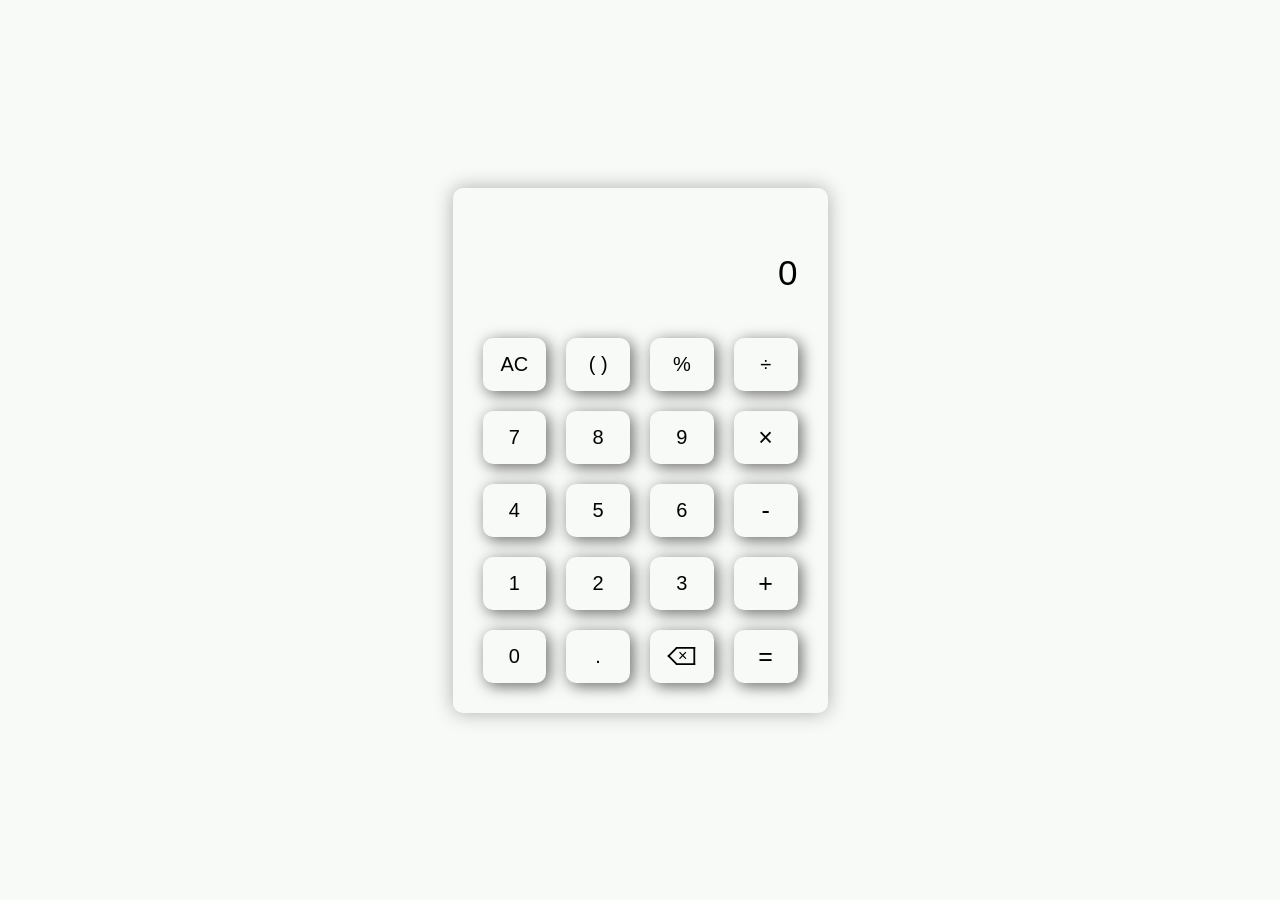
<file: index.html>
<!DOCTYPE html>
<html lang="en">

<head>
    <meta charset="UTF-8">
    <meta name="viewport" content="width=device-width, initial-scale=1.0">
    <title>Calculator</title>
    <link rel="stylesheet" href = "style.css">
</head>

<body>
    <div class="calculator">
        <div class="display">
            <input type="text" class="display-input" placeholder="0">
            <input type="text" class="display-result">

        </div>

        <div class="buttons">
            <button class="operator">AC</button>
            <button class="operator">( )</button>
            <button class="operator">%</button>
            <button class="operator">&divide;</button>
            <button>7</button>
            <button>8</button>
            <button>9</button>
            <button class="operator"><span>&times;</span></button>
            <button>4</button>
            <button>5</button>
            <button>6</button>
            <button class="operator"><span>-</span></button>
            <button>1</button>
            <button>2</button>
            <button>3</button>
            <button class="operator"><span>+</span></button>
            <button>0</button>
            <button>.</button>
            <button class="operator backspace"><span></span></button>
            <button class="operator"><span>=</span></button>
        </div>

    
    </div>


    <script src="script.js"></script>
</body>

</html>
</file>
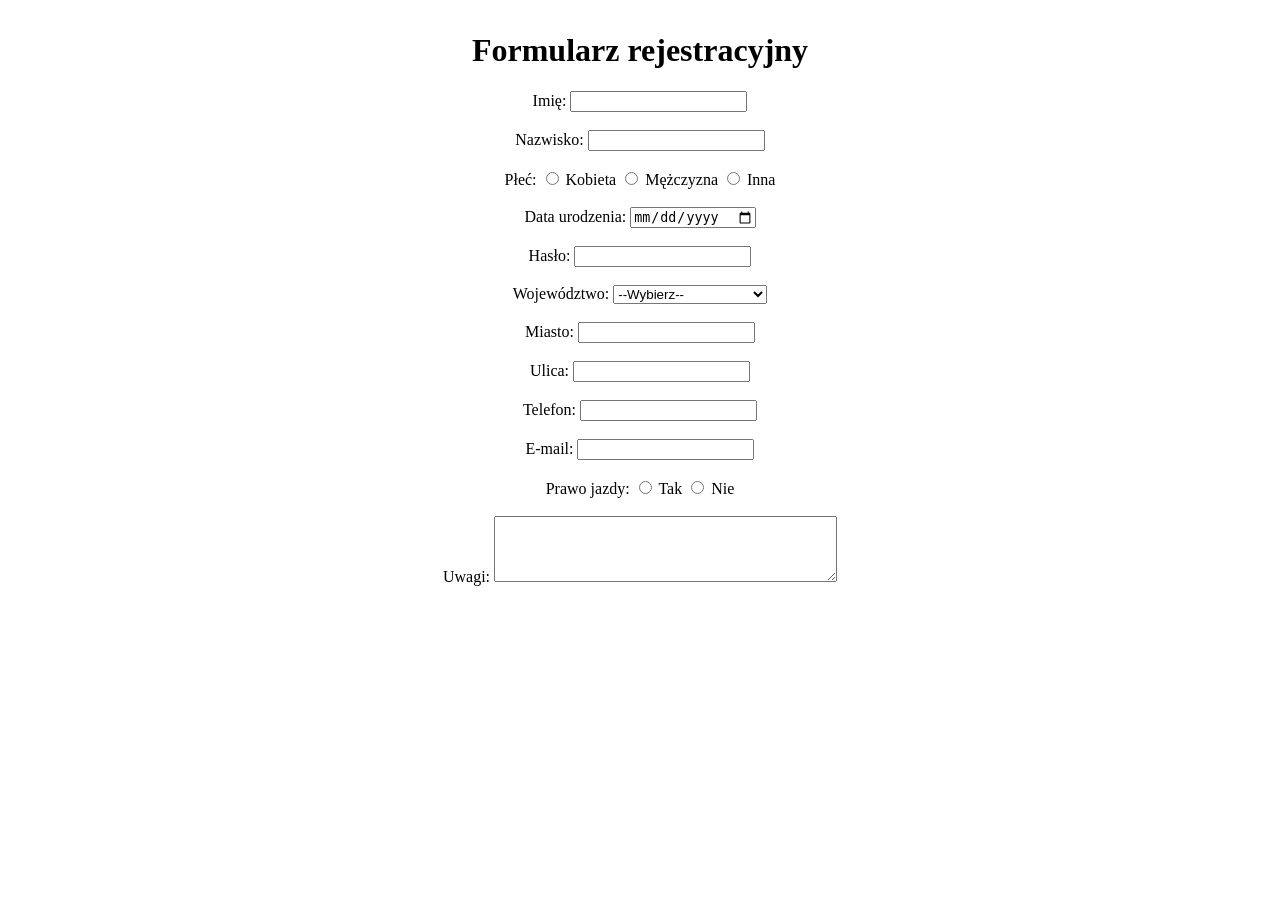
<file: formularz.html>
<!DOCTYPE html>
<html lang = "pl">
<head>
	<meta charset = "UTF-8">
	<title>formularz</title>
</head>
<body>
	<table width = "100%" height = "100%">
		<tr>
			<td align = "center" valign = "middle">
				<h1>Formularz rejestracyjny</h1>
				<form action = "#" method = "post">
					<label>Imię: 
						<input type = "text" name = "imie" minlength = "2" pattern="[A-Za-zżźćńółęąśŻŹĆĄŚĘŁÓŃ\s]+" title="Tylko litery i spacje">
					</label><br><br>
		
					<label>Nazwisko: 
						<input type = "text" name = "nazwisko" minlength = "2" pattern="[A-Za-zżźćńółęąśŻŹĆĄŚĘŁÓŃ\s]+" title="Tylko litery i spacje">
					</label><br><br>
		
					<label>Płeć: 
						<input type = "radio" name = "plec" value = "kobieta"> Kobieta
						<input type = "radio" name = "plec" value = "kobieta"> Mężczyzna
						<input type = "radio" name = "plec" value = "kobieta"> Inna
					</label><br><br>
		
					<label>Data urodzenia: 
						<input type = "date" name = "data_urodzenia">
					</label><br><br>
		
					<label>Hasło: 
						<input type = "password" name = "haslo" minlength = "2">
					</label><br><br>
		
					<label>Województwo: 
						<select name = "wojewodztwo">
							<option value = "">--Wybierz--</option>
							<option value = "mazowieckie">Mazowieckie</option>
							<option value = "dolnoslaskie">Dolnośląskie</option>
							<option value = "kujawsko-pomorskie">Kujawsko-pomorskie</option>
							<option value = "lubelskie">Lubelskie</option>
							<option value = "lubuskie">Lubuskie</option>
							<option value = "łódzkie">Łódzkie</option>
							<option value = "małopolskie">Małopolskie</option>
							<option value = "opolskie">Opolskie</option>
							<option value = "podkarpackie">Podkarpackie</option>
							<option value = "podlaskie">Podlaskie</option>
							<option value = "pomorskie">Pomorskie</option>
							<option value = "śląskie">Śląskie</option>
							<option value = "świętokrzyskie">Świętokrzyskie</option>
							<option value = "warminsko-mazurskie">Warmińsko-mazurskie</option>
							<option value = "wielkopolskie">Wielkopolskie</option>
							<option value = "zachodniopomorskie">Zachodniopomorskie</option>
						</select>
					</label><br><br>
		
					<label>Miasto: 
						<input type = "text" name = "miasto" minlength = "2" pattern="[A-Za-zżźćńółęąśŻŹĆĄŚĘŁÓŃ\s]+" title="Tylko litery i spacje">
					</label><br><br>
					
					<label>Ulica: 
						<input type = "text" name = "ulica" minlength = "2" pattern="[A-Za-zżźćńółęąśŻŹĆĄŚĘŁÓŃ\s]+" title="Tylko litery i spacje">
					</label><br><br>
		
					<label>Telefon: 
						<input type = "tel" name = "telefon">
					</label><br><br>
					
					<label>E-mail: 
						<input type = "email" name = "email">
					</label><br><br>
					
					<label>Prawo jazdy: 
						<input type="radio" name="prawo_jazdy" value="tak"> Tak
			            <input type="radio" name="prawo_jazdy" value="nie"> Nie
					</label><br><br>
					
					<label>Uwagi: 
						<textarea name="uwagi" rows="4" cols="40" maxlength = "200"></textarea>
					</label><br><br>
				</form>
			</td>
		</tr>
	</table>
	
</body>

</html>
</file>
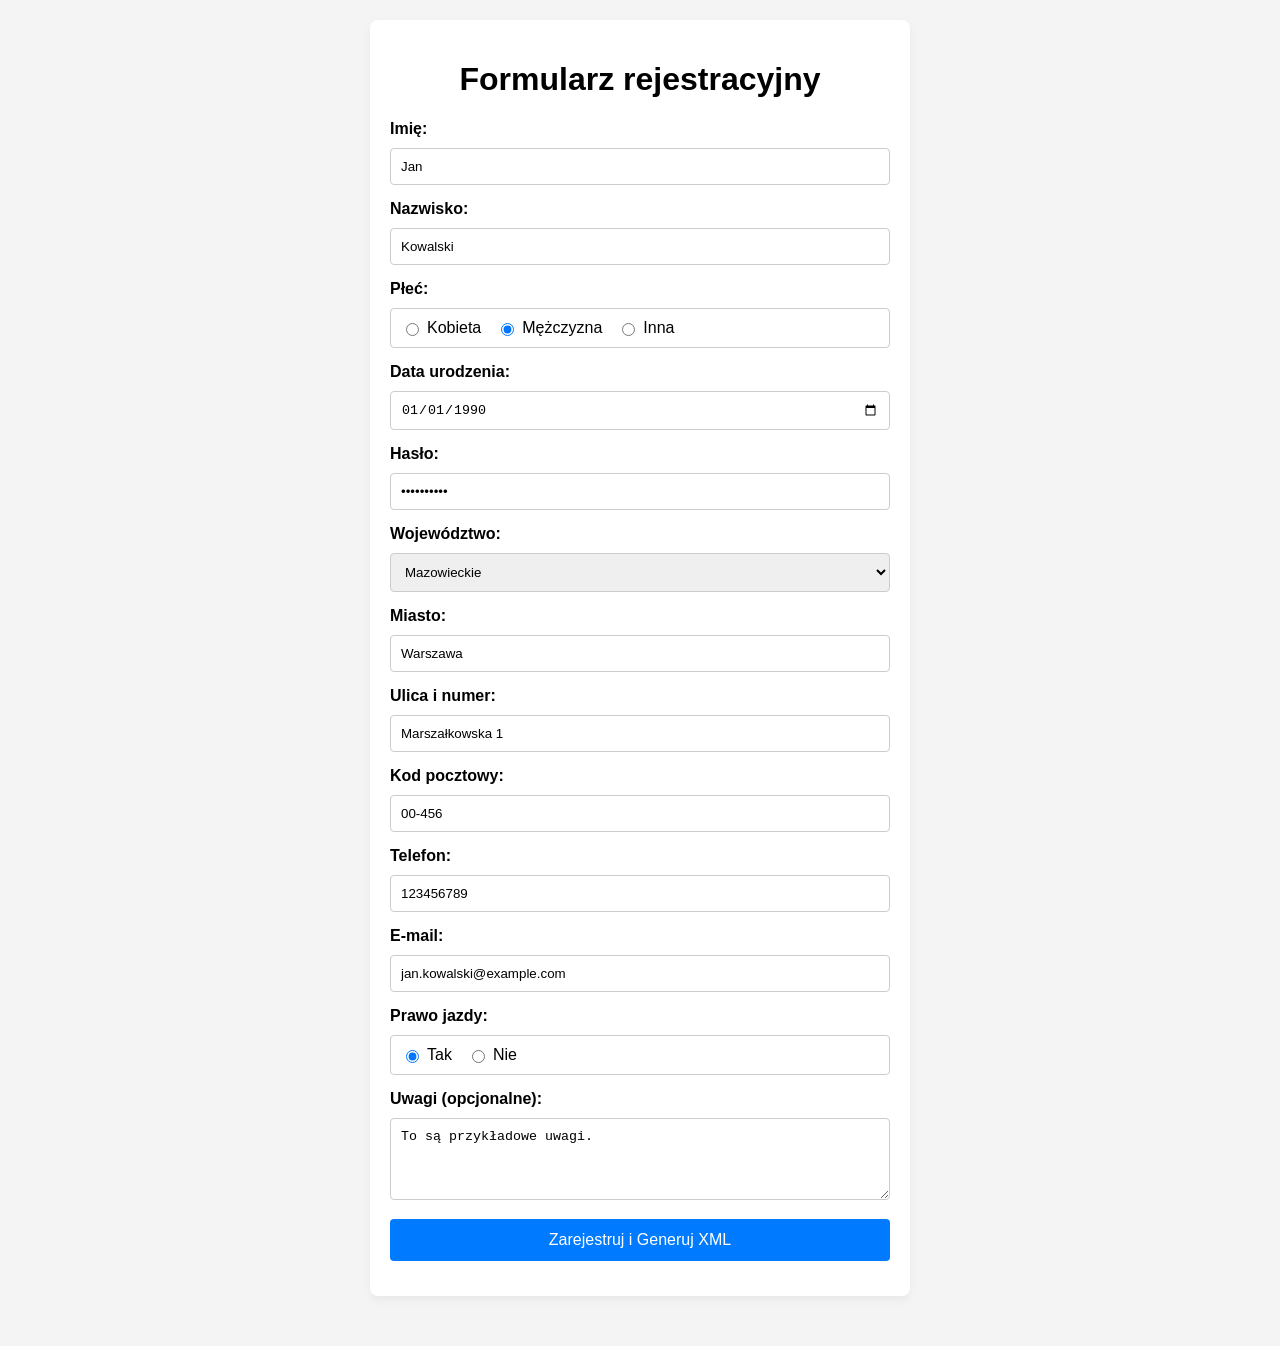
<file: formularz_z_walidacja.html>
<!DOCTYPE html>
<html lang="pl">
<head>
  <meta charset="UTF-8">
  <title>Formularz z Walidacją i Generatorem XML</title>
  
  <link rel="stylesheet" href="styl.css">
</head>
<body>

  <div class="formularz">
    <h1>Formularz rejestracyjny</h1>
    
    <form id="rejestracjaForm" method="post" novalidate>

      <div class="pole-formularza">
        <label for="imie">Imię:</label>
        <input type="text" id="imie" name="imie" value="Jan">
        <div class="error-message" id="imie-error"></div>
      </div>

      <div class="pole-formularza">
        <label for="nazwisko">Nazwisko:</label>
        <input type="text" id="nazwisko" name="nazwisko" value="Kowalski">
        <div class="error-message" id="nazwisko-error"></div>
      </div>

      <div class="pole-formularza">
        <label>Płeć:</label>
        <div class="grupa-radio">
          <label><input type="radio" name="plec" value="kobieta"> Kobieta</label>
          <label><input type="radio" name="plec" value="mezczyzna" checked> Mężczyzna</label>
          <label><input type="radio" name="plec" value="inna"> Inna</label>
        </div>
        <div class="error-message" id="plec-error"></div>
      </div>

      <div class="pole-formularza">
        <label for="data_urodzenia">Data urodzenia:</label>
        <input type="date" id="data_urodzenia" name="data_urodzenia" value="1990-01-01">
        <div class="error-message" id="data_urodzenia-error"></div>
      </div>

      <div class="pole-formularza">
        <label for="haslo">Hasło:</label>
        <input type="password" id="haslo" name="haslo" value="Testowe123">
        <div class="error-message" id="haslo-error"></div>
      </div>

      <div class="pole-formularza">
        <label for="wojewodztwo">Województwo:</label>
        <select id="wojewodztwo" name="wojewodztwo">
          <option value="">--Wybierz--</option>
          <option value="mazowieckie" selected>Mazowieckie</option>
          <option value="dolnoslaskie">Dolnośląskie</option>
          <option value="kujawsko-pomorskie">Kujawsko-pomorskie</option>
          <option value="lubelskie">Lubelskie</option>
          <option value="lubuskie">Lubuskie</option>
          <option value="łódzkie">Łódzkie</option>
          <option value="małopolskie">Małopolskie</option>
          <option value="opolskie">Opolskie</option>
          <option value="podkarpackie">Podkarpackie</option>
          <option value="podlaskie">Podlaskie</option>
          <option value="pomorskie">Pomorskie</option>
          <option value="śląskie">Śląskie</option>
          <option value="świętokrzyskie">Świętokrzyskie</option>
          <option value="warminsko-mazurskie">Warmińsko-mazurskie</option>
          <option value="wielkopolskie">Wielkopolskie</option>
          <option value="zachodniopomorskie">Zachodniopomorskie</option>
        </select>
        <div class="error-message" id="wojewodztwo-error"></div>
      </div>

      <div class="pole-formularza">
        <label for="miasto">Miasto:</label>
        <input type="text" id="miasto" name="miasto" value="Warszawa">
        <div class="error-message" id="miasto-error"></div>
      </div>

      <div class="pole-formularza">
        <label for="ulica">Ulica i numer:</label>
        <input type="text" id="ulica" name="ulica" value="Marszałkowska 1">
        <div class="error-message" id="ulica-error"></div>
      </div>
      
      <div class="pole-formularza">
        <label for="kod_pocztowy">Kod pocztowy:</label>
        <input type="text" id="kod_pocztowy" name="kod_pocztowy" placeholder="np. 00-123" value="00-456">
        <div class="error-message" id="kod_pocztowy-error"></div>
      </div>

      <div class="pole-formularza">
        <label for="telefon">Telefon:</label>
        <input type="tel" id="telefon" name="telefon" placeholder="np. 123456789" value="123456789">
        <div class="error-message" id="telefon-error"></div>
      </div>

      <div class="pole-formularza">
        <label for="email">E-mail:</label>
        <input type="email" id="email" name="email" value="jan.kowalski@example.com">
        <div class="error-message" id="email-error"></div>
      </div>

      <div class="pole-formularza">
        <label>Prawo jazdy:</label>
        <div class="grupa-radio">
          <label><input type="radio" name="prawo_jazdy" value="tak" checked> Tak</label>
          <label><input type="radio" name="prawo_jazdy" value="nie"> Nie</label>
        </div>
        <div class="error-message" id="prawo_jazdy-error"></div>
      </div>

      <div class="pole-formularza">
        <label for="uwagi">Uwagi (opcjonalne):</label>
        <textarea id="uwagi" name="uwagi" rows="4" maxlength="200">To są przykładowe uwagi.</textarea>
        <div class="error-message" id="uwagi-error"></div>
      </div>
      
      <div class="pole-formularza">
          <button type="submit">Zarejestruj i Generuj XML</button>
      </div>

    </form>
  </div>

  <script src="skrypt_formularz_faktura.js"></script>

</body>
</html>
</file>
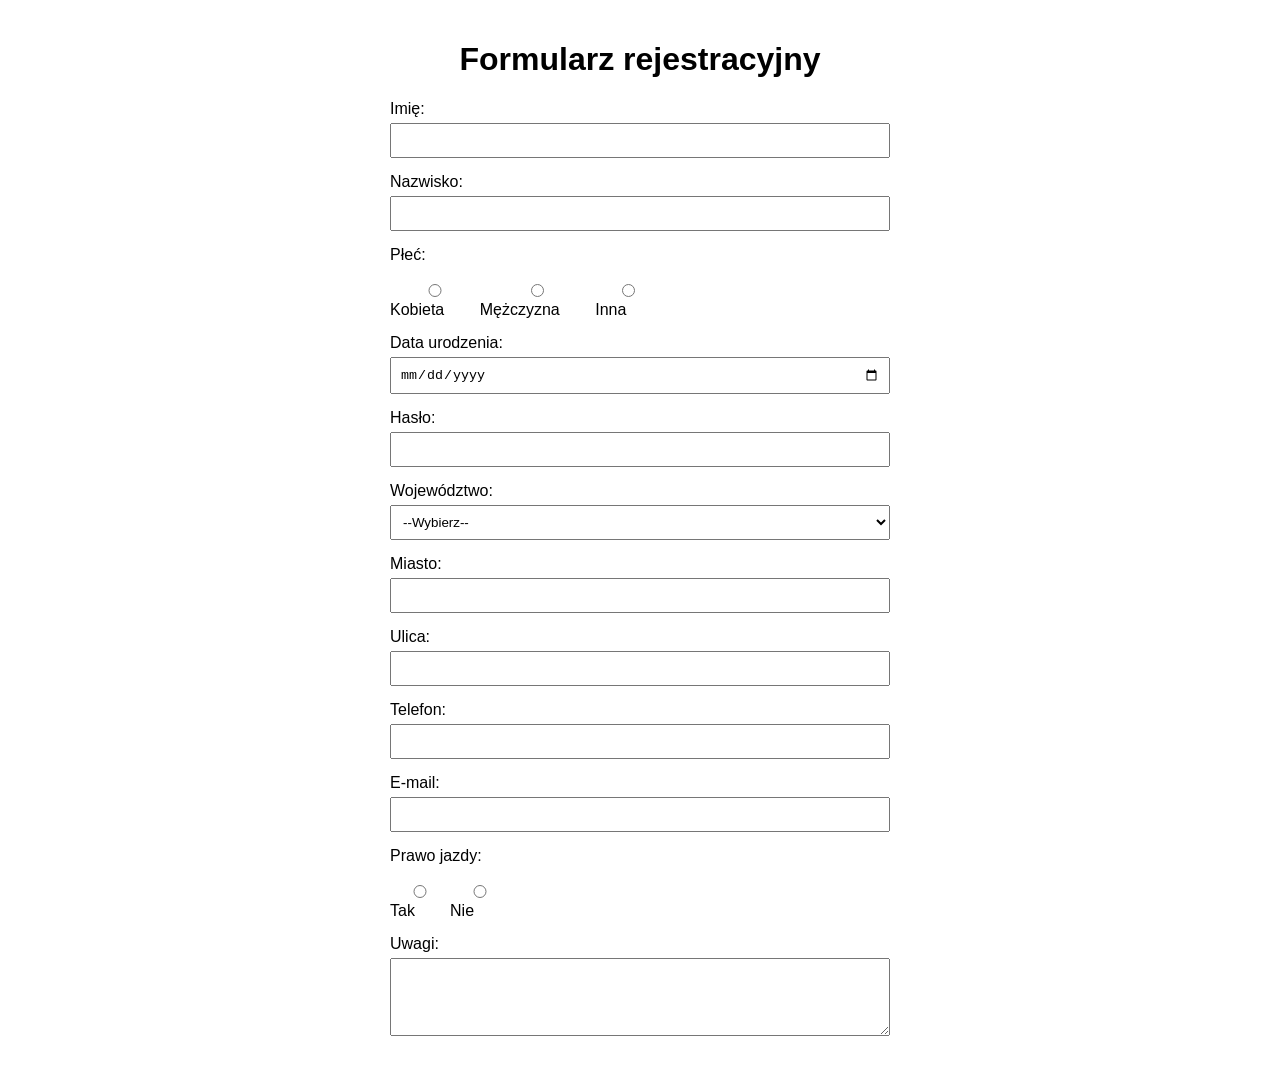
<file: formularzCSS.html>
<!DOCTYPE html>
<html lang="pl">
<head>
  <meta charset="UTF-8">
  <title>Formularz</title>
  <style>
    body {
      margin: 0;
	  padding: 0;
      font-family: sans-serif;
      display: flex;
      justify-content: center;
    }

    .formularz {
      width: 100%;
      max-width: 500px;
      padding: 20px;
    }

    h1 {
      text-align: center;
    }

    label {
      display: block;
      margin-bottom: 15px;
    }

    input, select, textarea {
      width: 100%;
      padding: 8px;
      margin-top: 5px;
      box-sizing: border-box;
    }

    .grupa-radio {
      display: flex;
      gap: 10px;
      margin-top: 5px;
    }
  </style>
</head>
<body>

  <div class="formularz">
    <h1>Formularz rejestracyjny</h1>
    <form action="#" method="post">

      <label>Imię:
        <input type="text" name="imie" minlength="2" pattern="[A-Za-zżźćńółęąśŻŹĆĄŚĘŁÓŃ\s]+" title="Tylko litery i spacje">
      </label>

      <label>Nazwisko:
        <input type="text" name="nazwisko" minlength="2" pattern="[A-Za-zżźćńółęąśŻŹĆĄŚĘŁÓŃ\s]+" title="Tylko litery i spacje">
      </label>

      <label>Płeć:</label>
      <div class="grupa-radio">
        <label><input type="radio" name="plec" value="kobieta"> Kobieta</label>
        <label><input type="radio" name="plec" value="mezczyzna"> Mężczyzna</label>
        <label><input type="radio" name="plec" value="inna"> Inna</label>
      </div>

      <label>Data urodzenia:
        <input type="date" name="data_urodzenia">
      </label>

      <label>Hasło:
        <input type="password" name="haslo" minlength="2">
      </label>

      <label>Województwo:
        <select name="wojewodztwo">
          <option value="">--Wybierz--</option>
          <option value="mazowieckie">Mazowieckie</option>
          <option value="dolnoslaskie">Dolnośląskie</option>
          <option value="kujawsko-pomorskie">Kujawsko-pomorskie</option>
          <option value="lubelskie">Lubelskie</option>
          <option value="lubuskie">Lubuskie</option>
          <option value="łódzkie">Łódzkie</option>
          <option value="małopolskie">Małopolskie</option>
          <option value="opolskie">Opolskie</option>
          <option value="podkarpackie">Podkarpackie</option>
          <option value="podlaskie">Podlaskie</option>
          <option value="pomorskie">Pomorskie</option>
          <option value="śląskie">Śląskie</option>
          <option value="świętokrzyskie">Świętokrzyskie</option>
          <option value="warminsko-mazurskie">Warmińsko-mazurskie</option>
          <option value="wielkopolskie">Wielkopolskie</option>
          <option value="zachodniopomorskie">Zachodniopomorskie</option>
        </select>
      </label>

      <label>Miasto:
        <input type="text" name="miasto" minlength="2" pattern="[A-Za-zżźćńółęąśŻŹĆĄŚĘŁÓŃ\s]+" title="Tylko litery i spacje">
      </label>

      <label>Ulica:
        <input type="text" name="ulica" minlength="2" pattern="[A-Za-zżźćńółęąśŻŹĆĄŚĘŁÓŃ\s]+" title="Tylko litery i spacje">
      </label>

      <label>Telefon:
        <input type="tel" name="telefon">
      </label>

      <label>E-mail:
        <input type="email" name="email">
      </label>

      <label>Prawo jazdy:</label>
      <div class="grupa-radio">
        <label><input type="radio" name="prawo_jazdy" value="tak"> Tak</label>
        <label><input type="radio" name="prawo_jazdy" value="nie"> Nie</label>
      </div>

      <label>Uwagi:
        <textarea name="uwagi" rows="4" maxlength="200"></textarea>
      </label>

    </form>
  </div>

</body>
</html>
</file>
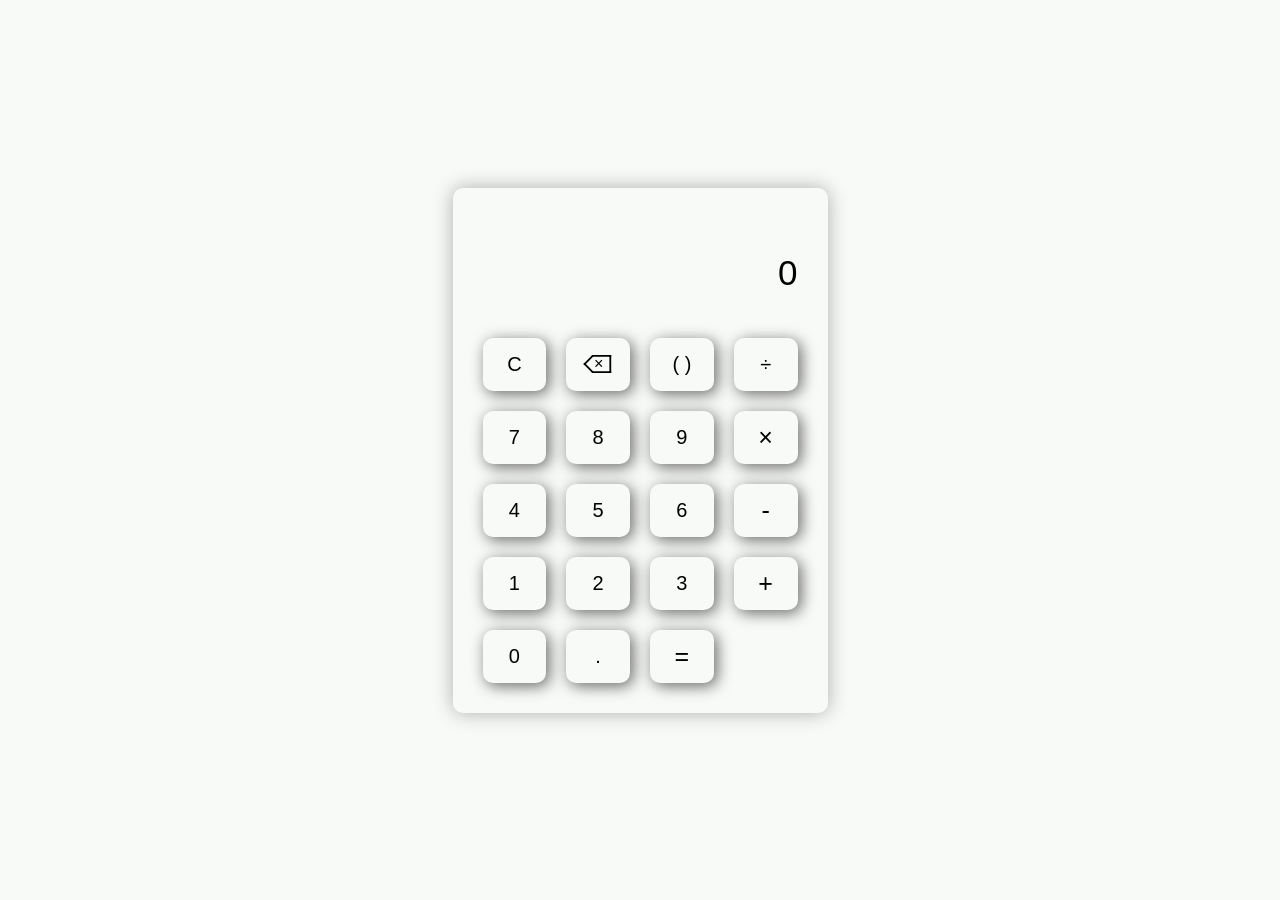
<file: kalkulator.html>
<!DOCTYPE html>
<html lang="en">

<head>
    <meta charset="UTF-8">
    <meta name="viewport" content="width=device-width, initial-scale=1.0">
    <title>Calculator</title>
    <link rel="stylesheet" href = "style.css">
</head>

<body>
    <div class="calculator">
        <div class="display">
            <input type="text" class="display-input" placeholder="0">
            <input type="text" class="display-result">

        </div>

        <div class="buttons">
            <button class="operator">C</button>
            <button class="operator backspace"><span></span></button>
            <button class="operator">( )</button>
            <button class="operator">&divide;</button>
            <button>7</button>
            <button>8</button>
            <button>9</button>
            <button class="operator"><span>&times;</span></button>
            <button>4</button>
            <button>5</button>
            <button>6</button>
            <button class="operator"><span>-</span></button>
            <button>1</button>
            <button>2</button>
            <button>3</button>
            <button class="operator"><span>+</span></button>
            <button>0</button>
            <button>.</button>
            <button class="operator"><span>=</span></button>
        </div>

    
    </div>


    <script src="script.js"></script>
</body>

</html>
</file>
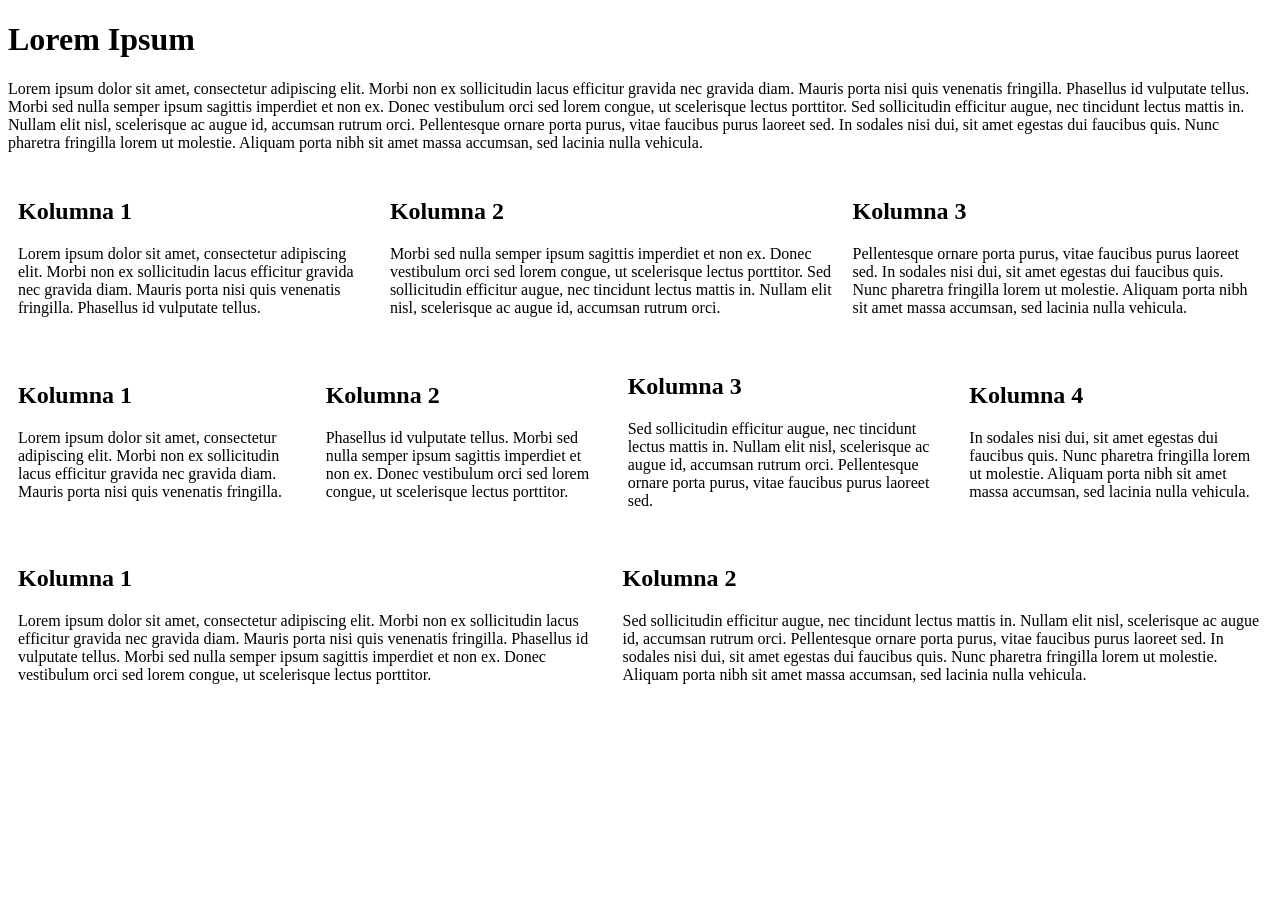
<file: kolumny.html>
<!DOCTYPE html>
<html lang = "pl">
<head>

	<meta charset="UTF-8">
    <meta name="viewport" content="width=device-width, initial-scale=1.0">
	<title> podział </title>
	
</head>

<body>

<!-- Pełny tekst --> 

	<div>
		<h1>Lorem Ipsum</h1>
		<p> Lorem ipsum dolor sit amet, consectetur adipiscing elit. Morbi non ex sollicitudin lacus efficitur gravida nec gravida diam. Mauris porta nisi quis venenatis fringilla. Phasellus id vulputate tellus. Morbi sed nulla semper ipsum sagittis imperdiet et non ex. Donec vestibulum orci sed lorem congue, ut scelerisque lectus porttitor. Sed sollicitudin efficitur augue, nec tincidunt lectus mattis in. Nullam elit nisl, scelerisque ac augue id, accumsan rutrum orci. Pellentesque ornare porta purus, vitae faucibus purus laoreet sed. In sodales nisi dui, sit amet egestas dui faucibus quis. Nunc pharetra fringilla lorem ut molestie. Aliquam porta nibh sit amet massa accumsan, sed lacinia nulla vehicula.</p>
	</div>
	
<!-- Trzy kolumny -->
	<table width="100%" cellspacing="0" cellpadding="10">
		<tr>
			<td>
				<h2> Kolumna 1 </h2>
				<p> Lorem ipsum dolor sit amet, consectetur adipiscing elit. Morbi non ex sollicitudin lacus efficitur gravida nec gravida diam. Mauris porta nisi quis venenatis fringilla. Phasellus id vulputate tellus. </p>
			</td>
			<td>
				<h2> Kolumna 2 </h2>
				<p> Morbi sed nulla semper ipsum sagittis imperdiet et non ex. Donec vestibulum orci sed lorem congue, ut scelerisque lectus porttitor. Sed sollicitudin efficitur augue, nec tincidunt lectus mattis in. Nullam elit nisl, scelerisque ac augue id, accumsan rutrum orci. </p>
			</td>
			<td>
				<h2> Kolumna 3 </h2>
				<p> Pellentesque ornare porta purus, vitae faucibus purus laoreet sed. In sodales nisi dui, sit amet egestas dui faucibus quis. Nunc pharetra fringilla lorem ut molestie. Aliquam porta nibh sit amet massa accumsan, sed lacinia nulla vehicula. </p>
			</td>
		</tr>
	</table>

<!-- Cztery kolumny -->
	<table width="100%" cellspacing="0" cellpadding="10">
	<tr>
		<td>
			<h2> Kolumna 1 </h2>
			<p>Lorem ipsum dolor sit amet, consectetur adipiscing elit. Morbi non ex sollicitudin lacus efficitur gravida nec gravida diam. Mauris porta nisi quis venenatis fringilla. </p>
		</td>
		<td>
			<h2> Kolumna 2 </h2>
			<p>Phasellus id vulputate tellus. Morbi sed nulla semper ipsum sagittis imperdiet et non ex. Donec vestibulum orci sed lorem congue, ut scelerisque lectus porttitor.</p>
		</td>
		<td>
			<h2> Kolumna 3 </h2>
			<p>Sed sollicitudin efficitur augue, nec tincidunt lectus mattis in. Nullam elit nisl, scelerisque ac augue id, accumsan rutrum orci. Pellentesque ornare porta purus, vitae faucibus purus laoreet sed.</p>
		</td>
		<td>
			<h2> Kolumna 4 </h2>
			<p>In sodales nisi dui, sit amet egestas dui faucibus quis. Nunc pharetra fringilla lorem ut molestie. Aliquam porta nibh sit amet massa accumsan, sed lacinia nulla vehicula.</p>
		</td>
	</tr>


<!-- Dwie kolumny -->
	<table width="100%" cellspacing="0" cellpadding="10">
	<tr>
		<td>
			<h2> Kolumna 1 </h2>
			<p>Lorem ipsum dolor sit amet, consectetur adipiscing elit. Morbi non ex sollicitudin lacus efficitur gravida nec gravida diam. Mauris porta nisi quis venenatis fringilla. Phasellus id vulputate tellus. Morbi sed nulla semper ipsum sagittis imperdiet et non ex. Donec vestibulum orci sed lorem congue, ut scelerisque lectus porttitor.</p>
		</td>
		<td>
			<h2> Kolumna 2 </h2>
			<p>Sed sollicitudin efficitur augue, nec tincidunt lectus mattis in. Nullam elit nisl, scelerisque ac augue id, accumsan rutrum orci. Pellentesque ornare porta purus, vitae faucibus purus laoreet sed. In sodales nisi dui, sit amet egestas dui faucibus quis. Nunc pharetra fringilla lorem ut molestie. Aliquam porta nibh sit amet massa accumsan, sed lacinia nulla vehicula.</p>
		</td>
	</tr>
	

</body>

</html>
</file>
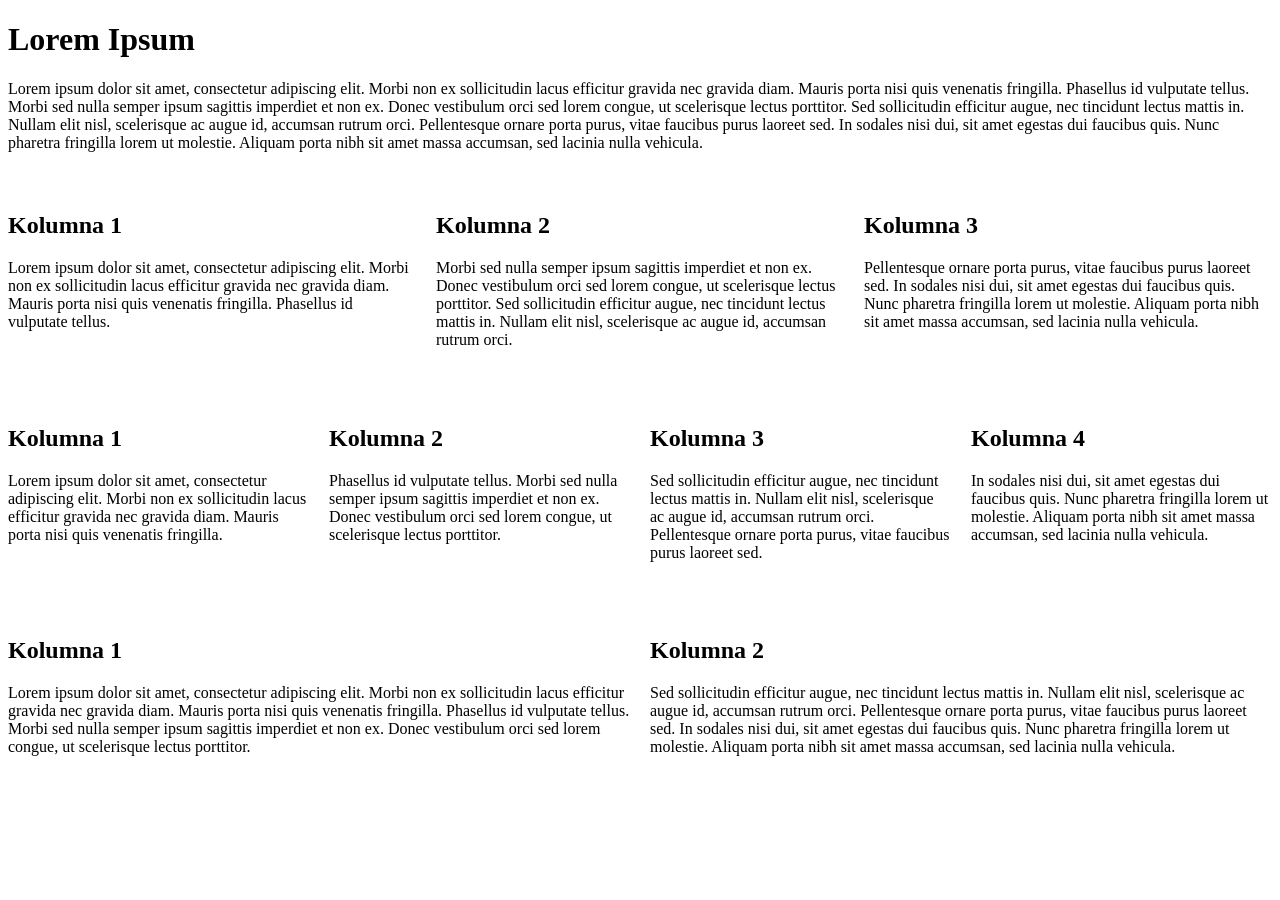
<file: kolumnyCSS.html>
<!DOCTYPE html>
<html lang="pl">
<head>
  <meta charset="UTF-8">
  <meta name="viewport" content="width=device-width, initial-scale=1.0">
  <title>Podział</title>
  <style>
    .sekcja {
      margin-bottom: 40px;
    }

    .kolumny {
      display: grid;
      gap: 20px;
    }

    .trzy { grid-template-columns: repeat(3, 1fr); }
    .cztery { grid-template-columns: repeat(4, 1fr); }
    .dwie { grid-template-columns: repeat(2, 1fr); }
  </style>
</head>
<body>

  <div class="sekcja">
    <h1>Lorem Ipsum</h1>
    <p>Lorem ipsum dolor sit amet, consectetur adipiscing elit. Morbi non ex sollicitudin lacus efficitur gravida nec gravida diam. Mauris porta nisi quis venenatis fringilla. Phasellus id vulputate tellus. Morbi sed nulla semper ipsum sagittis imperdiet et non ex. Donec vestibulum orci sed lorem congue, ut scelerisque lectus porttitor. Sed sollicitudin efficitur augue, nec tincidunt lectus mattis in. Nullam elit nisl, scelerisque ac augue id, accumsan rutrum orci. Pellentesque ornare porta purus, vitae faucibus purus laoreet sed. In sodales nisi dui, sit amet egestas dui faucibus quis. Nunc pharetra fringilla lorem ut molestie. Aliquam porta nibh sit amet massa accumsan, sed lacinia nulla vehicula.</p>
  </div>

  <div class="sekcja kolumny trzy">
    <div>
      <h2>Kolumna 1</h2>
      <p>Lorem ipsum dolor sit amet, consectetur adipiscing elit. Morbi non ex sollicitudin lacus efficitur gravida nec gravida diam. Mauris porta nisi quis venenatis fringilla. Phasellus id vulputate tellus.</p>
    </div>
    <div>
      <h2>Kolumna 2</h2>
      <p>Morbi sed nulla semper ipsum sagittis imperdiet et non ex. Donec vestibulum orci sed lorem congue, ut scelerisque lectus porttitor. Sed sollicitudin efficitur augue, nec tincidunt lectus mattis in. Nullam elit nisl, scelerisque ac augue id, accumsan rutrum orci.</p>
    </div>
    <div>
      <h2>Kolumna 3</h2>
      <p>Pellentesque ornare porta purus, vitae faucibus purus laoreet sed. In sodales nisi dui, sit amet egestas dui faucibus quis. Nunc pharetra fringilla lorem ut molestie. Aliquam porta nibh sit amet massa accumsan, sed lacinia nulla vehicula.</p>
    </div>
  </div>

  <div class="sekcja kolumny cztery">
    <div>
      <h2>Kolumna 1</h2>
      <p>Lorem ipsum dolor sit amet, consectetur adipiscing elit. Morbi non ex sollicitudin lacus efficitur gravida nec gravida diam. Mauris porta nisi quis venenatis fringilla.</p>
    </div>
    <div>
      <h2>Kolumna 2</h2>
      <p>Phasellus id vulputate tellus. Morbi sed nulla semper ipsum sagittis imperdiet et non ex. Donec vestibulum orci sed lorem congue, ut scelerisque lectus porttitor.</p>
    </div>
    <div>
      <h2>Kolumna 3</h2>
      <p>Sed sollicitudin efficitur augue, nec tincidunt lectus mattis in. Nullam elit nisl, scelerisque ac augue id, accumsan rutrum orci. Pellentesque ornare porta purus, vitae faucibus purus laoreet sed.</p>
    </div>
    <div>
      <h2>Kolumna 4</h2>
      <p>In sodales nisi dui, sit amet egestas dui faucibus quis. Nunc pharetra fringilla lorem ut molestie. Aliquam porta nibh sit amet massa accumsan, sed lacinia nulla vehicula.</p>
    </div>
  </div>

  <div class="sekcja kolumny dwie">
    <div>
      <h2>Kolumna 1</h2>
      <p>Lorem ipsum dolor sit amet, consectetur adipiscing elit. Morbi non ex sollicitudin lacus efficitur gravida nec gravida diam. Mauris porta nisi quis venenatis fringilla. Phasellus id vulputate tellus. Morbi sed nulla semper ipsum sagittis imperdiet et non ex. Donec vestibulum orci sed lorem congue, ut scelerisque lectus porttitor.</p>
    </div>
    <div>
      <h2>Kolumna 2</h2>
      <p>Sed sollicitudin efficitur augue, nec tincidunt lectus mattis in. Nullam elit nisl, scelerisque ac augue id, accumsan rutrum orci. Pellentesque ornare porta purus, vitae faucibus purus laoreet sed. In sodales nisi dui, sit amet egestas dui faucibus quis. Nunc pharetra fringilla lorem ut molestie. Aliquam porta nibh sit amet massa accumsan, sed lacinia nulla vehicula.</p>
    </div>
  </div>

</body>
</html>
</file>
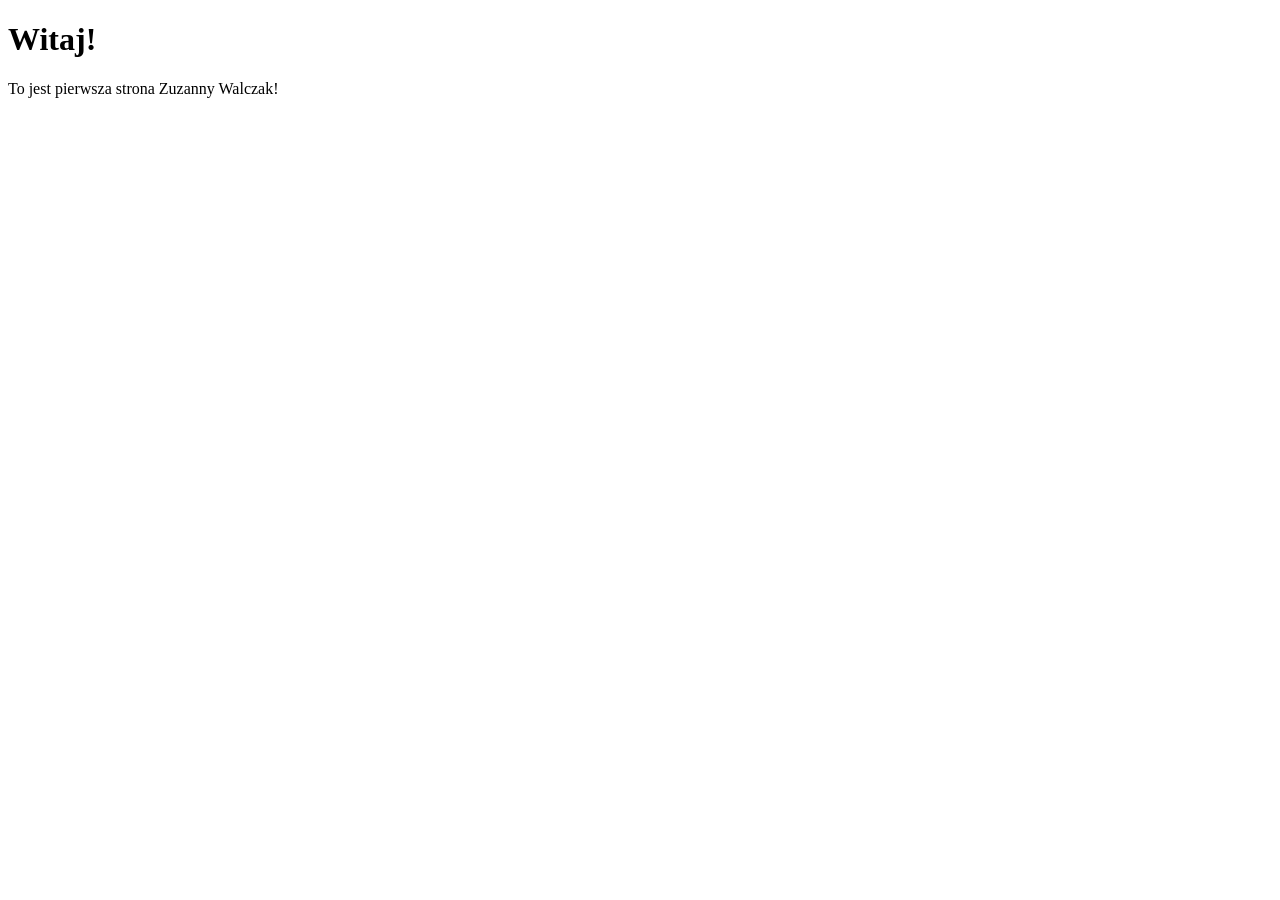
<file: pierwszastrona.html>
<!DOCTYPE html>
<html lang="pl">
<head>
    <meta charset="UTF-8">
    <title>Strona Zuzanny!</title>
</head>
<body>
    <h1>Witaj!</h1>
    <p>To jest pierwsza strona Zuzanny Walczak!</p>
</body>

</html>
</file>
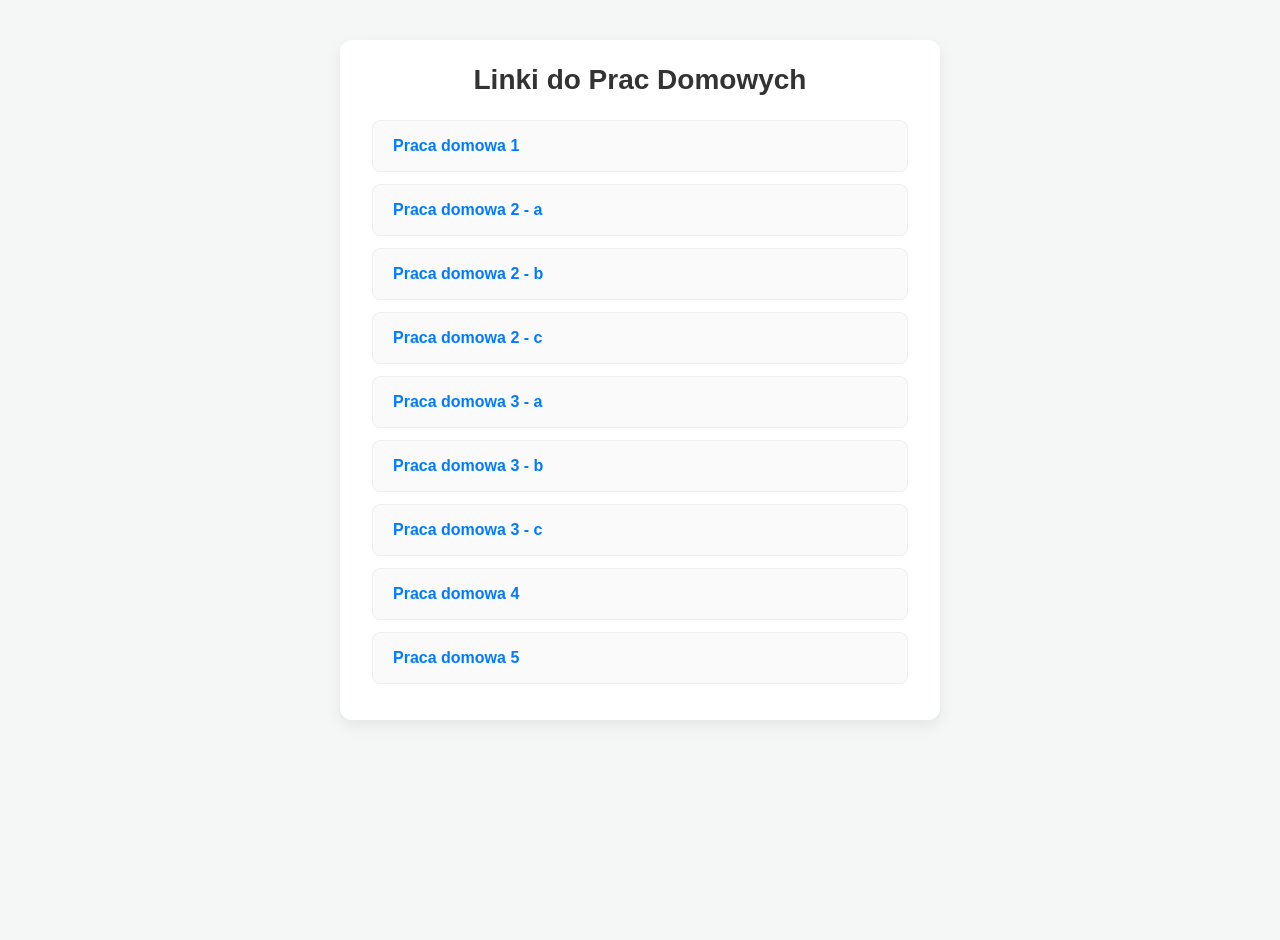
<file: strony.html>
<!DOCTYPE html>
<html lang="pl">
<head>
    <meta charset="UTF-8">
    <title>Strona z Linkami</title>
    <meta name="viewport" content="width=device-width, initial-scale=1.0">
    <style>
        body {
            
            font-family: -apple-system, BlinkMacSystemFont, "Segoe UI", Roboto, Helvetica, Arial, sans-serif;
            background-color: #f4f7f6; 
            margin: 0;
            padding: 20px; 
            display: flex;
            justify-content: center; 
            align-items: flex-start; 
            min-height: 100vh;
        }

        
        .container {
            width: 100%;
            max-width: 600px; 
            margin: 20px;
            background: #ffffff; 
            border-radius: 12px;
            box-shadow: 0 6px 16px rgba(0, 0, 0, 0.07);
            padding: 24px 32px;
            box-sizing: border-box;
        }

       
        h1 {
            font-size: 28px;
            font-weight: 700;
            color: #333;
            text-align: center;
            margin-top: 0;
            margin-bottom: 24px;
        }

        
        ul {
            list-style-type: none;
            padding: 0;
            margin: 0;
        }

        li {
            margin-bottom: 12px; 
        }

        
        li a {
            display: block; 
            padding: 16px 20px;
            background-color: #fafafa; 
            border: 1px solid #eee; 
            border-radius: 8px; 
            text-decoration: none; 
            color: #007bff; 
            font-weight: 600; 
            
            
            transition: all 0.2s ease-in-out;
        }

        
        li a:hover {
            background-color: #007bff; 
            color: #ffffff; 
            border-color: #007bff;
            transform: translateY(-2px);
            box-shadow: 0 4px 8px rgba(0, 123, 255, 0.15);
        }
    </style>
</head>
<body>

    <div class="container">
        <h1>Linki do Prac Domowych</h1>
        <ul>
            <li><a href="https://zannawalczak.github.io/pierwszastrona.html" target="_blank">Praca domowa 1</a></li>
            <li><a href="https://zannawalczak.github.io/kolumny.html" target="_blank">Praca domowa 2 - a </a></li>
            <li><a href="https://zannawalczak.github.io/formularz.html" target="_blank">Praca domowa 2 - b </a></li>
            <li><a href="https://zannawalczak.github.io/galeriaZdjec.html" target="_blank">Praca domowa 2 - c </a></li>
            <li><a href="https://zannawalczak.github.io/kolumnyCSS.html" target="_blank">Praca domowa 3 - a </a></li>
            <li><a href="https://zannawalczak.github.io/formularzCSS.html" target="_blank">Praca domowa 3 - b </a></li>
            <li><a href="https://zannawalczak.github.io/galeriaZdjecCSS.html" target="_blank">Praca domowa 3 - c </a></li>
            <li><a href="https://zannawalczak.github.io/kalkulator.html" target="_blank">Praca domowa 4 </a></li>
            <li><a href="https://zannawalczak.github.io/formularz_z_walidacja.html" target="_blank">Praca domowa 5 </a></li>
        </ul>
    </div>

</body>
</html>
</file>
<file: style.css>
*{
    margin: 0;
    padding: 0;
    box-sizing: border-box;
    font-family: sans-serif;
}

body {
    display: flex;
    justify-content: center;
    align-items: center;
    min-height: 100vh;
    background: linear-gradient(135deg, #f8faf7, #f8faf7);
    
}

.calculator {
    width: 375px;
    padding: 30px;
    border-radius: 10px;
    box-shadow: 0 0 20px rgba(0, 0, 0, 0.3);
}

.display {
    position: relative;
    margin: 30px 0 40px;
}

.display input {
    width: 100%;
    height: 50px;
    background: transparent;
    border: none;
    font-size: 35px;
    color: #000;
    text-align: right;
    pointer-events: none;
}

.display .display-input::placeholder
{
    color: #000;

}

.display.active .display-input {
    font-size: 15px;
    color: #000;
    transform: translateY(-65%);
    transition: .5s;
}


.display .display-result {
    position: absolute;
    left: 0;
    font-size: 15px;
    transform: translateY(65%);   
}

.display.active .display-result {
    font-size: 35px;
    transform: translateY(0);
    transition: .5s;
}


.buttons {
    display: grid;
    grid-template-columns: repeat(4, 1fr);
    gap: 20px;
}

.buttons button {
    padding: 15px;
    background: transparent;
    border-radius: 10px;
    border: none;
    font-size: 20px;
    color: #000;
    cursor: pointer;
    box-shadow: -3px -3px 15px rgba(255, 255, 255, .1), 3px 3px 15px rgba(0, 0, 0, .6);
}

.buttons .operator {
    position: relative;
    color: #000;
}

.buttons .operator span {
    position: absolute;
    left: 50%;
    top: 50%;
    transform: translate(-50%, -50%);
    font-size: 25px;
}

.buttons .operator.backspace span {
    display: flex;
    align-items: center;
    width: 22px;
    height: 20px;
    border: 2px solid #000;
    border-left-color: transparent;
    transform: translate(-35%, -50%) scale(.9);
}

.buttons .operator.backspace span::before {
    content: '';
    position: absolute;
    left: -8px;
    width: 12px;
    height: 12px;
    border-left: 2px solid #000;
    border-bottom: 2px solid #000;
    transform: rotate(45deg);
}
.buttons .operator.backspace span::after {
    content: '×';
    padding-left: 1px;
    font-size: 18px;
    line-height: 1;
}
</file>
<file: styl.css>
body {
  margin: 0;
  padding: 0;
  font-family: sans-serif;
  display: flex;
  justify-content: center;
  background-color: #f4f4f4;
}

.formularz {
  width: 100%;
  max-width: 500px;
  padding: 20px;
  background: #fff;
  border-radius: 8px;
  margin-top: 20px;
  margin-bottom: 50px; 
  box-shadow: 0 4px 10px rgba(0,0,0,0.05);
}

h1 {
  text-align: center;
}

label {
  display: block;
  margin-bottom: 5px;
  font-weight: bold;
}

.pole-formularza {
    margin-bottom: 15px;
}

input[type="text"],
input[type="date"],
input[type="password"],
input[type="tel"],
input[type="email"],
select,
textarea {
  width: 100%;
  padding: 10px;
  margin-top: 5px;
  box-sizing: border-box;
  border: 1px solid #ccc;
  border-radius: 4px;
}

.grupa-radio {
  display: flex;
  gap: 15px;
  margin-top: 10px;
  padding: 10px;
  border: 1px solid #ccc;
  border-radius: 4px;
}

.grupa-radio label {
    font-weight: normal;
    margin-bottom: 0;
    display: flex;
    align-items: center;
    gap: 5px;
}

.grupa-radio input[type="radio"] {
    width: auto;
}

/* === STYLE DLA WALIDACJI === */

.error-message {
  color: #d93025;
  font-size: 0.9em;
  margin-top: 5px;
  display: none;
}

input.invalid,
select.invalid,
textarea.invalid {
  border-color: #d93025;
  background-color: #fff8f8;
}

.grupa-radio.invalid {
    border-color: #d93025;
    background-color: #fff8f8;
}

button[type="submit"] {
    width: 100%;
    padding: 12px;
    background-color: #007bff;
    color: white;
    border: none;
    border-radius: 4px;
    font-size: 16px;
    cursor: pointer;
    transition: background-color 0.2s;
}

button[type="submit"]:hover {
    background-color: #0056b3;
}
</file>
